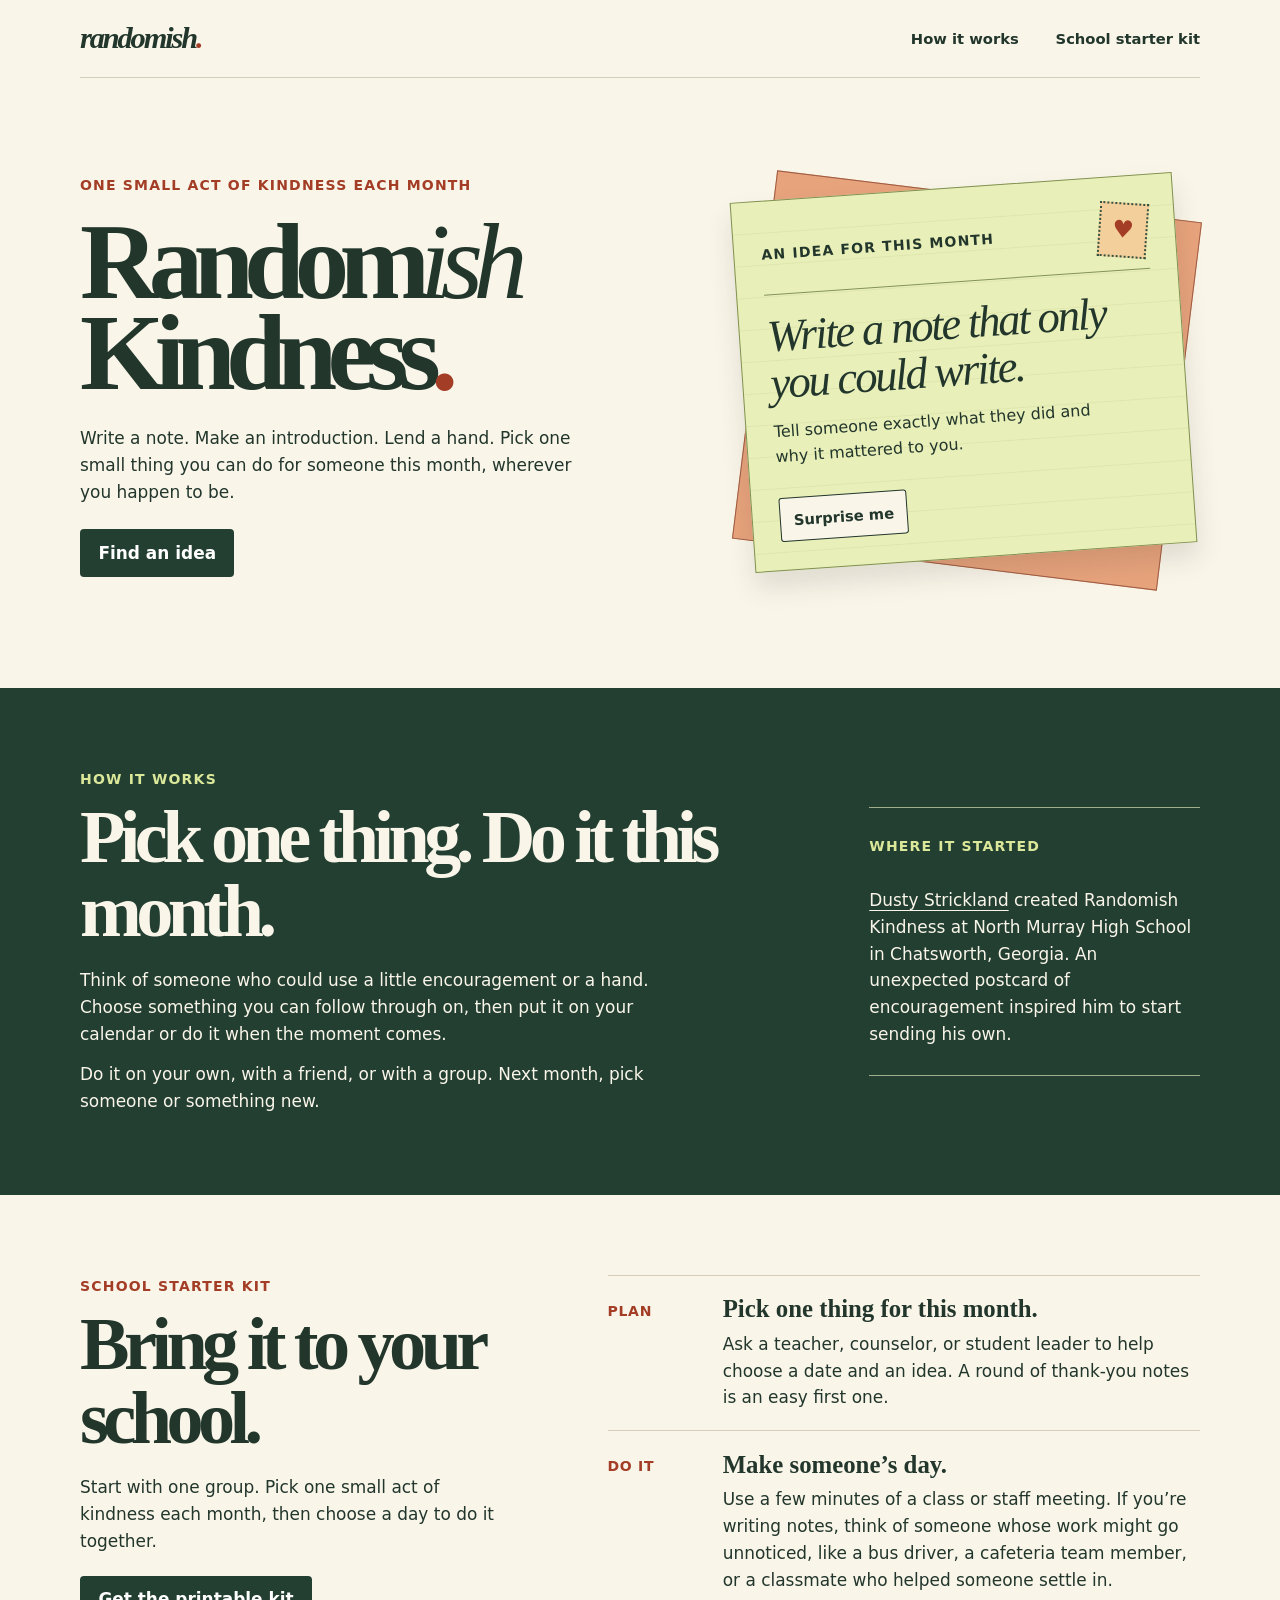
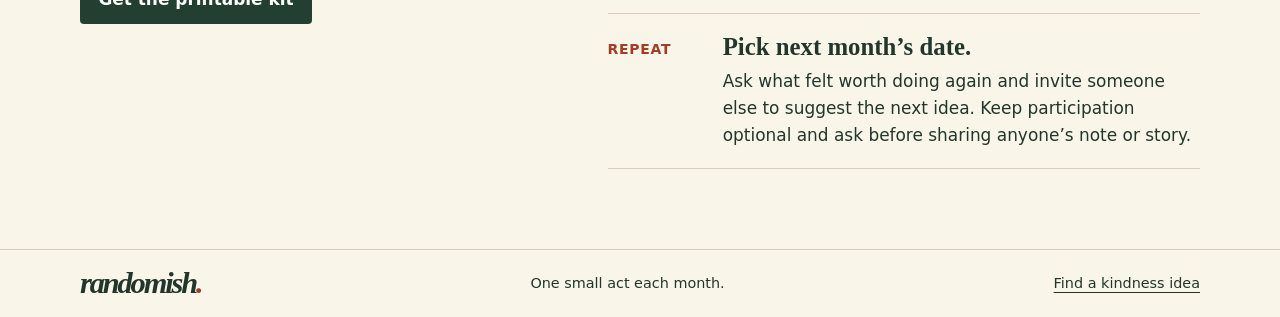
<file: index.html>
<!doctype html>
<html lang="en">
<head>
<meta charset="utf-8">
<meta name="viewport" content="width=device-width,initial-scale=1">
<meta name="description" content="One small act of kindness each month. Find an idea to try on your own or bring Randomish Kindness to your school.">
<meta name="theme-color" content="#f9f5e9">
<title>Randomish Kindness</title>
<link rel="stylesheet" href="style.css">
<script defer src="site.js"></script>
</head>
<body>
<a class="skip" href="#main">Skip to content</a>
<header class="bar wrap"><a class="brand" href="#main">randomish<span>.</span></a><nav aria-label="Main"><a href="#how">How it works</a><a href="#kit">School starter kit</a></nav></header>
<main id="main">
<section class="hero wrap">
<div><p class="label">One small act of kindness each month</p>
<h1>Random<span class="ish">ish</span><br>Kindness<span class="period">.</span></h1>
<p class="intro">Write a note. Make an introduction. Lend a hand. Pick one small thing you can do for someone this month, wherever you happen to be.</p>
<a class="button" href="#ideas">Find an idea</a></div>
<div class="mail" id="ideas"><div class="under" aria-hidden="true"></div><div class="postcard">
<div class="cardtop"><span class="label">An idea for this month</span><span class="stamp" aria-hidden="true">♥</span></div>
<div class="idea" aria-live="polite"><h2 id="idea-title">Write a note that only you could write.</h2><p id="idea-text">Tell someone exactly what they did and why it mattered to you.</p></div>
<button id="shuffle" type="button" hidden>Surprise me</button>
</div></div>
</section>
<section class="story" id="how"><div class="wrap storygrid">
<div><p class="label">How it works</p><h2>Pick one thing. Do it this month.</h2><p>Think of someone who could use a little encouragement or a hand. Choose something you can follow through on, then put it on your calendar or do it when the moment comes.</p><p>Do it on your own, with a friend, or with a group. Next month, pick someone or something new.</p></div>
<aside class="founder"><p class="label">Where it started</p><p><a href="https://www.linkedin.com/in/dusty-strickland-21020299/">Dusty Strickland</a> created Randomish Kindness at North Murray High School in Chatsworth, Georgia. An unexpected postcard of encouragement inspired him to start sending his own.</p></aside>
</div></section>
<section class="kit wrap" id="kit"><div class="kitintro"><p class="label">School starter kit</p><h2>Bring it to your school.</h2><p>Start with one group. Pick one small act of kindness each month, then choose a day to do it together.</p><a class="button" href="print.html">Get the printable kit</a></div>
<div class="steps">
<article><span>PLAN</span><div><h3>Pick one thing for this month.</h3><p>Ask a teacher, counselor, or student leader to help choose a date and an idea. A round of thank-you notes is an easy first one.</p></div></article>
<article><span>DO IT</span><div><h3>Make someone’s day.</h3><p>Use a few minutes of a class or staff meeting. If you’re writing notes, think of someone whose work might go unnoticed, like a bus driver, a cafeteria team member, or a classmate who helped someone settle in.</p></div></article>
<article><span>REPEAT</span><div><h3>Pick next month’s date.</h3><p>Ask what felt worth doing again and invite someone else to suggest the next idea. Keep participation optional and ask before sharing anyone’s note or story.</p></div></article>
</div></section>
</main>
<footer><div class="wrap foot"><a class="brand" href="#main">randomish<span>.</span></a><p>One small act each month.</p><a href="#ideas">Find a kindness idea</a></div></footer>
</body>
</html>
</file>
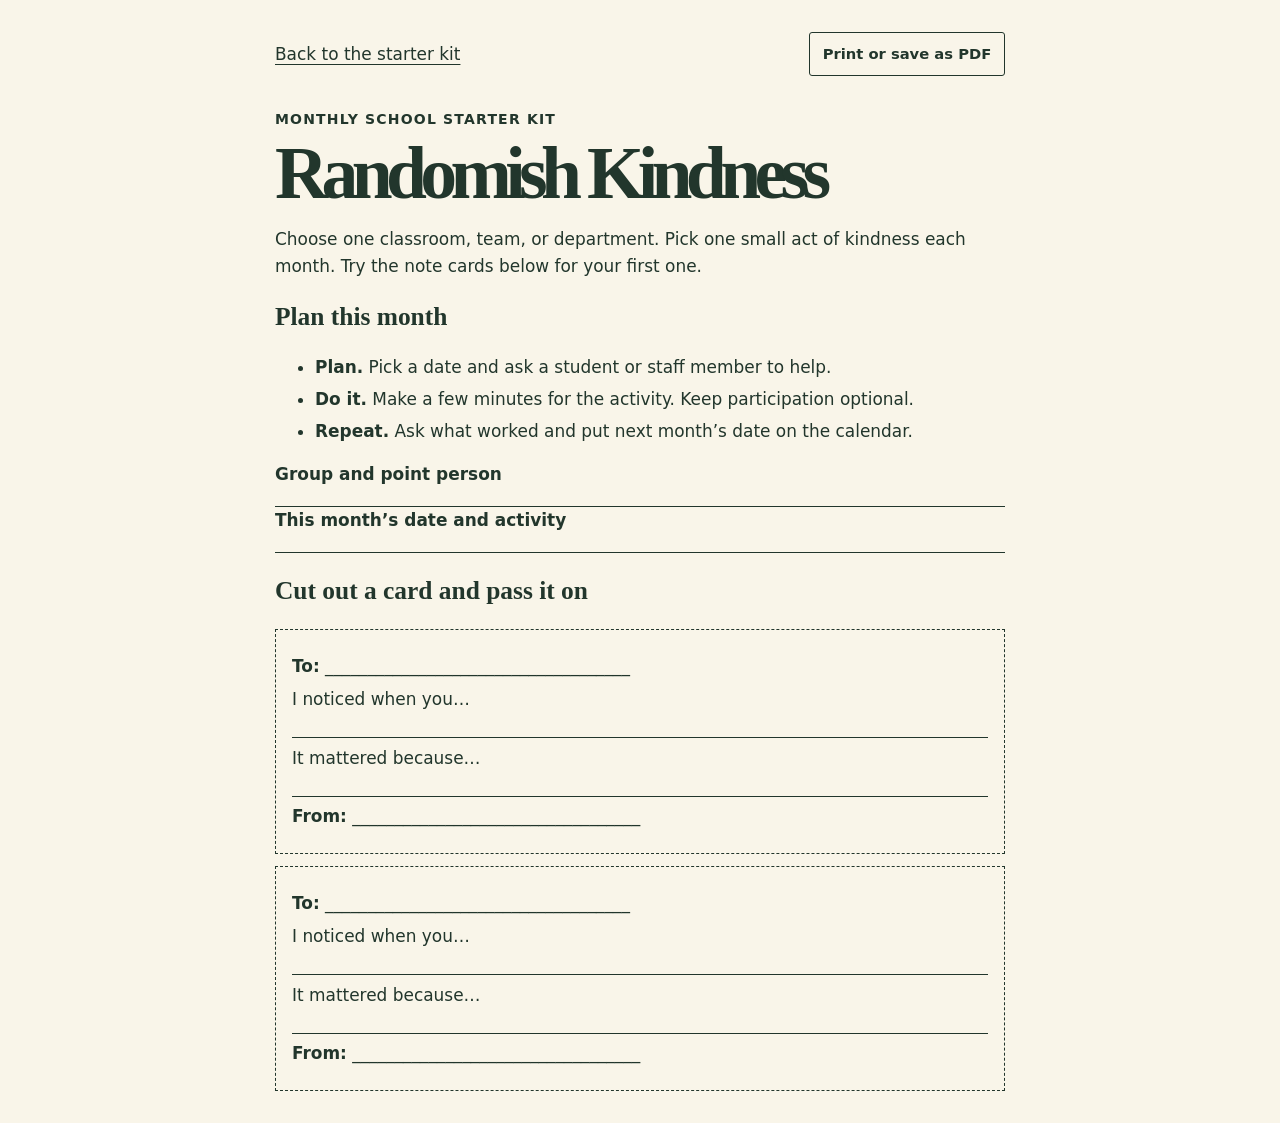
<file: print.html>
<!doctype html>
<html lang="en">
<head>
<meta charset="utf-8"><meta name="viewport" content="width=device-width,initial-scale=1">
<title>Randomish Kindness | Printable Starter Kit</title>
<link rel="stylesheet" href="style.css"><script defer src="site.js"></script>
<style>
.sheet{max-width:730px;padding-block:2rem}.tools{display:flex;justify-content:space-between;align-items:center;gap:1rem;margin-bottom:2rem}.sheet h1{font-size:clamp(2.8rem,7vw,4.6rem);line-height:1;margin:.4rem 0 1rem}.sheet h2{margin:1.1rem 0 .3rem}.sheet li{margin-bottom:.3rem}.notes{display:grid;gap:.8rem;margin-top:1.15rem}.note{border:1px dashed currentColor;padding:1rem;break-inside:avoid}.note p{margin:.4rem 0}.ruled{border-bottom:1px solid;min-height:1.2rem}
@page{margin:.48in}
@media print{body{background:white;color:black;font-size:10.5pt}.sheet{width:100%;max-width:none;padding:0}.tools{display:none}.sheet h1{font-size:33pt}.note{padding:.5rem .75rem}.note p{margin:.2rem 0}.notes{gap:.5rem}}
</style>
</head>
<body><main class="wrap sheet"><div class="tools"><a href="index.html#kit">Back to the starter kit</a><button type="button" id="print">Print or save as PDF</button></div>
<p class="label">Monthly school starter kit</p><h1>Randomish Kindness</h1>
<p>Choose one classroom, team, or department. Pick one small act of kindness each month. Try the note cards below for your first one.</p>
<h2>Plan this month</h2><ul><li><strong>Plan.</strong> Pick a date and ask a student or staff member to help.</li><li><strong>Do it.</strong> Make a few minutes for the activity. Keep participation optional.</li><li><strong>Repeat.</strong> Ask what worked and put next month’s date on the calendar.</li></ul>
<p><strong>Group and point person</strong></p><div class="ruled"></div>
<p><strong>This month’s date and activity</strong></p><div class="ruled"></div>
<h2>Cut out a card and pass it on</h2>
<div class="notes">
<div class="note"><p><strong>To:</strong> ____________________________________</p><p>I noticed when you…</p><div class="ruled"></div><p>It mattered because…</p><div class="ruled"></div><p><strong>From:</strong> __________________________________</p></div>
<div class="note"><p><strong>To:</strong> ____________________________________</p><p>I noticed when you…</p><div class="ruled"></div><p>It mattered because…</p><div class="ruled"></div><p><strong>From:</strong> __________________________________</p></div>
</div></main></body></html>
</file>
<file: style.css>
:root{--paper:#f9f5e9;--ink:#22362c;--green:#233f32;--rust:#a33d25;--lime:#dce899;--line:#d6ceba}
*{box-sizing:border-box}
html{scroll-behavior:smooth}
body{margin:0;background:var(--paper);color:var(--ink);font:1.06rem/1.58 system-ui,sans-serif}
a{color:inherit;text-underline-offset:.25em}
a:hover{text-decoration-thickness:2px}
:focus-visible{outline:3px solid #bb572f;outline-offset:5px}
.wrap{width:min(1120px,calc(100% - 64px));margin-inline:auto}
.bar,.foot{display:flex;align-items:center;justify-content:space-between;gap:1rem}
.bar{min-height:78px;border-bottom:1px solid var(--line)}
.brand{font:bold italic 1.9rem Georgia,serif;text-decoration:none;white-space:nowrap;letter-spacing:-.07em}
.brand span,.period{color:var(--rust)}
nav{display:flex;gap:clamp(.8rem,4vw,2.3rem);font-size:.92rem;font-weight:650}
nav a{text-decoration:none}
nav a:hover{text-decoration:underline}
h1,h2,h3,p{margin:0}
h1,h2,h3{font-family:Georgia,serif}
.label{font-size:.875rem;letter-spacing:.085em;font-weight:750;text-transform:uppercase}
.hero{display:grid;grid-template-columns:1.13fr .87fr;align-items:center;gap:3rem;min-height:610px;padding-block:70px 85px}
.hero .label{color:var(--rust)}
h1{font-size:clamp(4.2rem,8.5vw,8.35rem);line-height:.83;letter-spacing:-.09em;margin:1.35rem 0 1.7rem}
.ish{font-weight:400;font-style:italic}
.intro{max-width:31rem;margin-bottom:1.5rem}
.button{display:inline-flex;align-items:center;min-height:48px;background:var(--green);color:white;text-decoration:none;padding:.6rem 1.15rem;border-radius:4px;font-weight:700}
.button:hover{background:#365846}
.mail{position:relative;isolation:isolate;padding:12px 15px 18px 8px}
.under{position:absolute;inset:20px 19px 10px 19px;z-index:-1;background:#e7a37c;border:1px solid #a05d43;transform:rotate(7deg)}
.postcard{transform:rotate(-4deg);padding:1.6rem 1.7rem 1.7rem;background:repeating-linear-gradient(transparent 0 31px,#aebd752f 31px 32px),#e9efb9;border:1px solid #809052;box-shadow:0 15px 26px #352e2420}
.cardtop{display:flex;align-items:center;justify-content:space-between;gap:.8rem;border-bottom:1px solid #82925c;padding-bottom:.8rem}
.cardtop .label{color:var(--ink)}
.stamp{display:grid;place-items:center;border:2px dotted #365341;background:#f3d09b;font-size:1.5rem;width:49px;height:55px;flex:none;transform:rotate(8deg);color:var(--rust)}
.idea{min-height:203px;padding-top:1.1rem}
.idea h2{font-size:clamp(1.9rem,3.5vw,3rem);line-height:1.05;font-weight:500;font-style:italic;letter-spacing:-.05em;max-width:18ch}
.idea p{margin:.75rem 0 1rem;font-size:1rem;max-width:32ch}
button{font:inherit;font-size:.92rem;font-weight:750;color:inherit;background:#f9f5e9;border:1px solid currentColor;border-radius:3px;padding:.45rem .8rem;cursor:pointer;min-height:44px}
button:hover{background:white}
[hidden]{display:none}
.story{background:var(--green);color:var(--paper);padding-block:5rem}
.storygrid{display:grid;grid-template-columns:1.35fr .65fr;align-items:center;gap:clamp(2.5rem,8vw,8rem)}
.story .label{color:var(--lime)}
.story h2,.kit h2{font-size:clamp(2.7rem,5.8vw,5.35rem);line-height:.99;letter-spacing:-.075em;margin:.7rem 0 1.2rem}
.story p,.kitintro p{max-width:54ch}
.story p+p{margin-top:.85rem}
.story a{display:inline-block;margin-top:1rem}
.founder{border-top:1px solid #9faf8c;border-bottom:1px solid #9faf8c;padding:1.7rem 0}
.founder h3{font-size:2.1rem;line-height:1.1;margin:.65rem 0}
.kit{display:grid;grid-template-columns:.85fr 1.15fr;gap:clamp(2.5rem,7vw,7rem);padding-block:5rem}
.kit .label{color:var(--rust)}
.kitintro .button{margin-top:1.3rem}
.steps article{display:grid;grid-template-columns:6.2rem 1fr;gap:1rem;padding:1.2rem 0;border-top:1px solid var(--line)}
.steps article:last-child{border-bottom:1px solid var(--line)}
.steps article span{font-size:.875rem;font-weight:800;color:var(--rust);letter-spacing:.05em;padding-top:.3rem}
.steps h3{font-size:1.55rem;line-height:1.15;margin-bottom:.45rem}
footer{border-top:1px solid var(--line);padding:1rem 0}
.foot{font-size:.9rem}
.skip{position:absolute;transform:translateY(-120%);background:white;padding:.5rem;z-index:2}
.skip:focus{transform:none}
@media(max-width:820px){.hero,.storygrid,.kit{gap:2.5rem}.hero{grid-template-columns:1fr 1fr}.kit{grid-template-columns:1fr}.steps article{grid-template-columns:5.5rem 1fr}}
@media(max-width:650px){.wrap{width:calc(100% - 36px)}.hero,.storygrid{grid-template-columns:1fr}.hero{padding-block:3rem 3.5rem}.mail{max-width:29rem;width:100%;margin:auto}.postcard{transform:rotate(-2deg)}.under{transform:rotate(4deg)}.story,.kit{padding-block:3rem}.foot{flex-wrap:wrap}.foot p{order:3;width:100%}}
@media(max-width:350px){h1{font-size:3.6rem}.bar{flex-wrap:wrap;padding-block:.6rem}.steps article{grid-template-columns:1fr;gap:.2rem}}
@media(prefers-reduced-motion:reduce){html{scroll-behavior:auto}}
</file>
